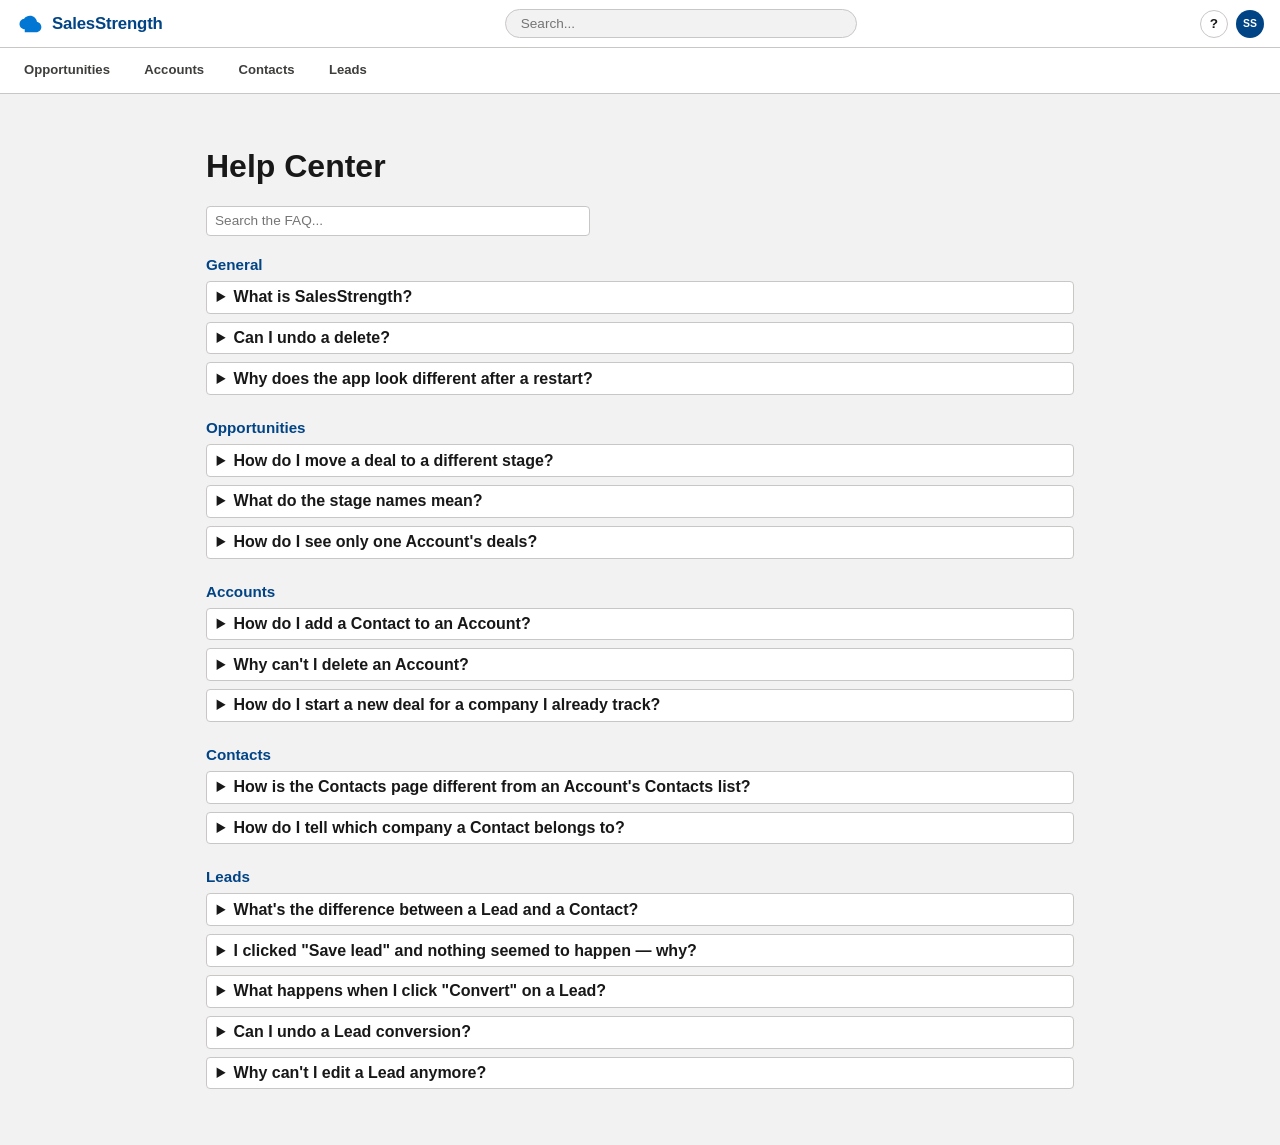
<file: static/help.html>
<!doctype html>
<html lang="en">
<head>
  <meta charset="utf-8" />
  <title>SalesStrength | Help Center</title>
  <link rel="icon" type="image/svg+xml" href="favicon.svg" />
  <link rel="stylesheet" href="css/board.css" />
</head>
<body>
  <header class="global-header">
    <div class="brand">
      <svg class="brand-mark" viewBox="0 0 64 40" aria-hidden="true">
        <path d="M20 32c-6.6 0-12-5.4-12-12 0-6.1 4.6-11.1 10.5-11.9C20.7 4 25.9 1 32 1c8.2 0 15 6.1 15.9 14C53.4 16.1 58 21.1 58 27c0 6.6-5.4 12-12 12H20z" fill="#0176d3"/>
      </svg>
      <span class="brand-name">SalesStrength</span>
    </div>
    <input class="global-search" type="search" placeholder="Search..." aria-label="Search" disabled />
    <div class="header-utilities">
      <button id="help-btn" type="button" class="help-btn" aria-haspopup="true" aria-expanded="false" aria-label="Help for this page">?</button>
      <span class="avatar" aria-hidden="true">SS</span>
      <div id="help-panel" class="help-panel" hidden role="dialog" aria-label="Help">
        <h2 id="help-panel-title"></h2>
        <p id="help-panel-body"></p>
        <hr />
        <h3>Navigating SalesStrength</h3>
        <ul id="help-nav-overview"></ul>
        <a class="help-center-link" href="help.html">Visit the Help Center</a>
      </div>
    </div>
  </header>
  <div class="app-shell">
    <nav class="sidebar" aria-label="Main navigation">
      <a class="nav-item" href="index.html">Opportunities</a>
      <a class="nav-item" href="accounts.html">Accounts</a>
      <a class="nav-item" href="contacts.html">Contacts</a>
      <a class="nav-item" href="leads.html">Leads</a>
    </nav>
    <div class="app-main">
      <main id="help-center-page">
        <h1>Help Center</h1>
        <input id="faq-search" type="search" placeholder="Search the FAQ..." aria-label="Search the FAQ" />
        <div id="faq-list"></div>
        <p id="faq-empty-state" class="faq-empty-state" hidden>No matching help topics.</p>
      </main>
    </div>
  </div>
  <script type="module" src="js/help-center.js"></script>
  <script type="module" src="js/help.js"></script>
</body>
</html>
</file>
<file: static/css/board.css>
:root {
  --brand: #0176d3;
  --brand-dark: #014486;
  --brand-light: #1b96ff;
  --surface: #ffffff;
  --surface-alt: #f3f2f2;
  --border: #c9c7c5;
  --text: #181818;
  --text-secondary: #3e3e3c;
  --error: #ba0517;
  --error-bg: rgba(186, 5, 23, 0.08);
  --warning: #fe9339;
  --success: #2e844a;
  --radius: 0.25rem;
  --shadow: 0 2px 2px 0 rgba(0, 0, 0, 0.1);
}

[hidden] {
  display: none !important;
}

* {
  box-sizing: border-box;
}

body {
  margin: 0;
  padding: 0;
  font-family: -apple-system, BlinkMacSystemFont, "Segoe UI", "Helvetica Neue", Arial, sans-serif;
  color: var(--text);
  background: var(--surface-alt);
}

.global-header {
  display: flex;
  align-items: center;
  gap: 1rem;
  height: 3rem;
  padding: 0 1rem;
  background: var(--surface);
  border-bottom: 1px solid var(--border);
}

.brand {
  display: flex;
  align-items: center;
  gap: 0.5rem;
  flex: 0 0 auto;
}

.brand-mark {
  width: 1.75rem;
  height: 1.75rem;
  flex-shrink: 0;
}

.brand-name {
  font-size: 1.05rem;
  font-weight: 700;
  color: var(--brand-dark);
  letter-spacing: -0.01em;
  white-space: nowrap;
}

.global-search {
  flex: 1 1 auto;
  max-width: 22rem;
  margin: 0 auto;
  font-family: inherit;
  font-size: 0.85rem;
  color: var(--text);
  background: var(--surface-alt);
  border: 1px solid var(--border);
  border-radius: 1rem;
  padding: 0.4rem 0.9rem;
}

.header-utilities {
  flex: 0 0 auto;
  display: flex;
  align-items: center;
  gap: 0.5rem;
  position: relative;
}

.help-btn {
  width: 1.75rem;
  height: 1.75rem;
  padding: 0;
  border-radius: 50%;
  font-weight: 700;
  line-height: 1;
}

.help-panel {
  position: absolute;
  top: calc(100% + 0.5rem);
  right: 0;
  width: 18rem;
  background: var(--surface);
  color: var(--text);
  border: 1px solid var(--border);
  border-radius: var(--radius);
  box-shadow: var(--shadow);
  padding: 1rem;
  z-index: 10;
}

.help-panel h2 {
  margin: 0 0 0.5rem;
  font-size: 1rem;
}

.help-panel h3 {
  margin: 0.75rem 0 0.5rem;
  font-size: 0.8rem;
  text-transform: uppercase;
  letter-spacing: 0.03em;
  color: var(--text-secondary);
}

.help-panel p {
  margin: 0;
  font-size: 0.85rem;
}

.help-panel hr {
  border: none;
  border-top: 1px solid var(--surface-alt);
  margin: 0.75rem 0 0;
}

.help-panel ul {
  list-style: none;
  margin: 0;
  padding: 0;
  display: flex;
  flex-direction: column;
  gap: 0.35rem;
  font-size: 0.8rem;
}

.avatar {
  width: 1.75rem;
  height: 1.75rem;
  border-radius: 50%;
  background: var(--brand-dark);
  color: #fff;
  font-size: 0.65rem;
  font-weight: 700;
  display: flex;
  align-items: center;
  justify-content: center;
}

header {
  display: flex;
  align-items: center;
  gap: 0.5rem;
  padding: 0.75rem 1rem;
  background: var(--surface);
  border-bottom: 1px solid var(--border);
}

#error-banner,
.form-error {
  background: var(--error-bg);
  color: var(--error);
  border: 1px solid var(--error);
  border-left: 4px solid var(--error);
  border-radius: 2px;
  padding: 0.5rem 0.75rem;
  margin-bottom: 1rem;
  font-weight: 600;
}

#error-banner[hidden] {
  display: none;
}

#board {
  display: flex;
  gap: 0.75rem;
  overflow-x: auto;
  padding: 1rem;
  align-items: flex-start;
}

.stage-column {
  flex: 0 0 220px;
  background: var(--surface);
  border: 1px solid var(--border);
  border-top: 3px solid var(--brand-light);
  border-radius: var(--radius);
  padding: 0.5rem;
  box-shadow: var(--shadow);
}

.stage-column h2 {
  font-size: 0.72rem;
  font-weight: 700;
  text-transform: uppercase;
  letter-spacing: 0.03em;
  margin: 0 0 0.5rem;
  color: var(--text-secondary);
}

.cards {
  display: flex;
  flex-direction: column;
  gap: 0.5rem;
  min-height: 40px;
}

.opportunity-card {
  background: var(--surface);
  color: var(--text);
  border: 1px solid var(--border);
  border-top: 3px solid var(--brand);
  border-radius: var(--radius);
  padding: 0.5rem;
  cursor: grab;
  box-shadow: var(--shadow);
  overflow-wrap: anywhere;
}

button {
  font-family: inherit;
  font-size: 0.85rem;
  font-weight: 700;
  border-radius: var(--radius);
  border: 1px solid var(--border);
  padding: 0.45rem 0.9rem;
  cursor: pointer;
  background: var(--surface);
  color: var(--text);
}

button:hover {
  background: var(--surface-alt);
}

button[type="submit"],
#new-opportunity-btn,
#new-account-btn,
#new-contact-btn,
#new-lead-btn,
.convert-lead-btn {
  background: var(--brand);
  color: #fff;
  border-color: var(--brand-dark);
}

button[type="submit"]:hover,
#new-opportunity-btn:hover,
#new-account-btn:hover,
#new-contact-btn:hover,
#new-lead-btn:hover,
.convert-lead-btn:hover {
  background: var(--brand-dark);
}

input,
select {
  font-family: inherit;
  font-size: 0.85rem;
  color: var(--text);
  background: var(--surface);
  border: 1px solid var(--border);
  border-radius: var(--radius);
  padding: 0.4rem 0.5rem;
}

input:focus,
select:focus {
  outline: 2px solid var(--brand-light);
  outline-offset: 1px;
  border-color: var(--brand);
}

#deal-detail,
#accounts-page,
#contacts-page,
#leads-page,
#help-center-page {
  max-width: 900px;
  margin: 0 auto;
  padding: 1rem;
}

#deal-detail {
  display: flex;
  flex-direction: column;
  gap: 1rem;
}

#opportunity-section,
#account-summary,
#contacts-section {
  background: var(--surface);
  color: var(--text);
  border: 1px solid var(--border);
  border-radius: var(--radius);
  padding: 0.75rem 1rem;
  box-shadow: var(--shadow);
}

#opportunity-section h1,
#account-summary h2,
#contacts-section h2 {
  margin: 0 0 0.5rem;
  padding-bottom: 0.5rem;
  border-bottom: 1px solid var(--surface-alt);
  color: var(--text);
}

dl {
  display: grid;
  grid-template-columns: max-content 1fr;
  gap: 0.35rem 0.75rem;
  margin: 0 0 0.75rem;
}

dt {
  font-size: 0.72rem;
  font-weight: 700;
  text-transform: uppercase;
  letter-spacing: 0.03em;
  color: var(--text-secondary);
}

dd {
  margin: 0;
}

#contacts-list {
  list-style: none;
  margin: 0 0 0.75rem;
  padding: 0;
  display: flex;
  flex-direction: column;
  gap: 0.5rem;
}

#contacts-list li,
#accounts-list li,
#all-contacts-list li,
#leads-list li {
  display: flex;
  align-items: center;
  justify-content: space-between;
  gap: 0.5rem;
  background: var(--surface);
  color: var(--text);
  border: 1px solid var(--border);
  border-radius: var(--radius);
  padding: 0.5rem 0.75rem;
}

#contacts-list li:hover,
#accounts-list li:hover,
#all-contacts-list li:hover,
#leads-list li:hover {
  background: var(--surface-alt);
}

#edit-opportunity-form,
#contact-form,
#account-form,
#account-new-opportunity-form,
#account-contact-form,
#lead-form {
  display: flex;
  flex-direction: column;
  gap: 0.4rem;
  margin-top: 0.75rem;
}

#accounts-list,
#all-contacts-list {
  list-style: none;
  margin: 0 0 0.75rem;
  padding: 0;
  display: flex;
  flex-direction: column;
  gap: 0.5rem;
}

#accounts-list li button {
  margin-left: 0.5rem;
}

.account-delete-error,
.lead-delete-error {
  color: var(--error);
  font-weight: 600;
}

.lead-converted-label {
  color: var(--success);
  font-weight: 600;
  text-transform: uppercase;
  font-size: 0.72rem;
  letter-spacing: 0.03em;
}

details {
  background: var(--surface);
  color: var(--text);
  border: 1px solid var(--border);
  border-radius: var(--radius);
  padding: 0.4rem 0.6rem;
  margin-top: 0.5rem;
}

summary {
  cursor: pointer;
  font-weight: 600;
  color: var(--text);
}

.account-contacts-list {
  list-style: none;
  margin: 0.5rem 0 0;
  padding: 0;
  display: flex;
  flex-direction: column;
  gap: 0.4rem;
}

.account-contacts-list li {
  display: flex;
  align-items: center;
  justify-content: space-between;
  gap: 0.5rem;
  background: var(--surface-alt);
  color: var(--text);
  border: 1px solid var(--border);
  border-radius: var(--radius);
  padding: 0.4rem 0.6rem;
}

.app-shell {
  display: flex;
  flex-direction: column;
  align-items: stretch;
  min-height: calc(100vh - 3rem);
}

.sidebar {
  flex: 0 0 auto;
  display: flex;
  flex-direction: row;
  gap: 0.15rem;
  padding: 0 0.5rem;
  background: var(--surface);
  border-bottom: 1px solid var(--border);
}

.nav-item {
  display: block;
  text-align: left;
  text-decoration: none;
  border-bottom: 3px solid transparent;
  padding: 0.85rem 1rem;
  font-size: 0.82rem;
  font-weight: 700;
  color: var(--text-secondary);
  cursor: pointer;
  transition: background-color 0.12s ease, border-color 0.12s ease, color 0.12s ease;
}

.nav-item:hover {
  background: var(--surface-alt);
}

.nav-item.active {
  border-bottom-color: var(--brand);
  color: var(--brand-dark);
}

.app-main {
  flex: 1;
  min-width: 0;
  padding: 1rem 1.5rem;
}

.help-center-link {
  display: block;
  margin-top: 0.75rem;
  padding-top: 0.75rem;
  border-top: 1px solid var(--surface-alt);
  color: var(--brand);
  font-weight: 600;
  font-size: 0.85rem;
  text-decoration: none;
}

.help-center-link:hover {
  text-decoration: underline;
}

#faq-search {
  display: block;
  width: 100%;
  max-width: 24rem;
  margin: 0.75rem 0 1.25rem;
}

.faq-empty-state {
  color: var(--text-secondary);
}

.faq-category {
  margin-bottom: 1.5rem;
}

.faq-category h2 {
  font-size: 0.95rem;
  margin: 0 0 0.5rem;
  color: var(--brand-dark);
}
</file>
